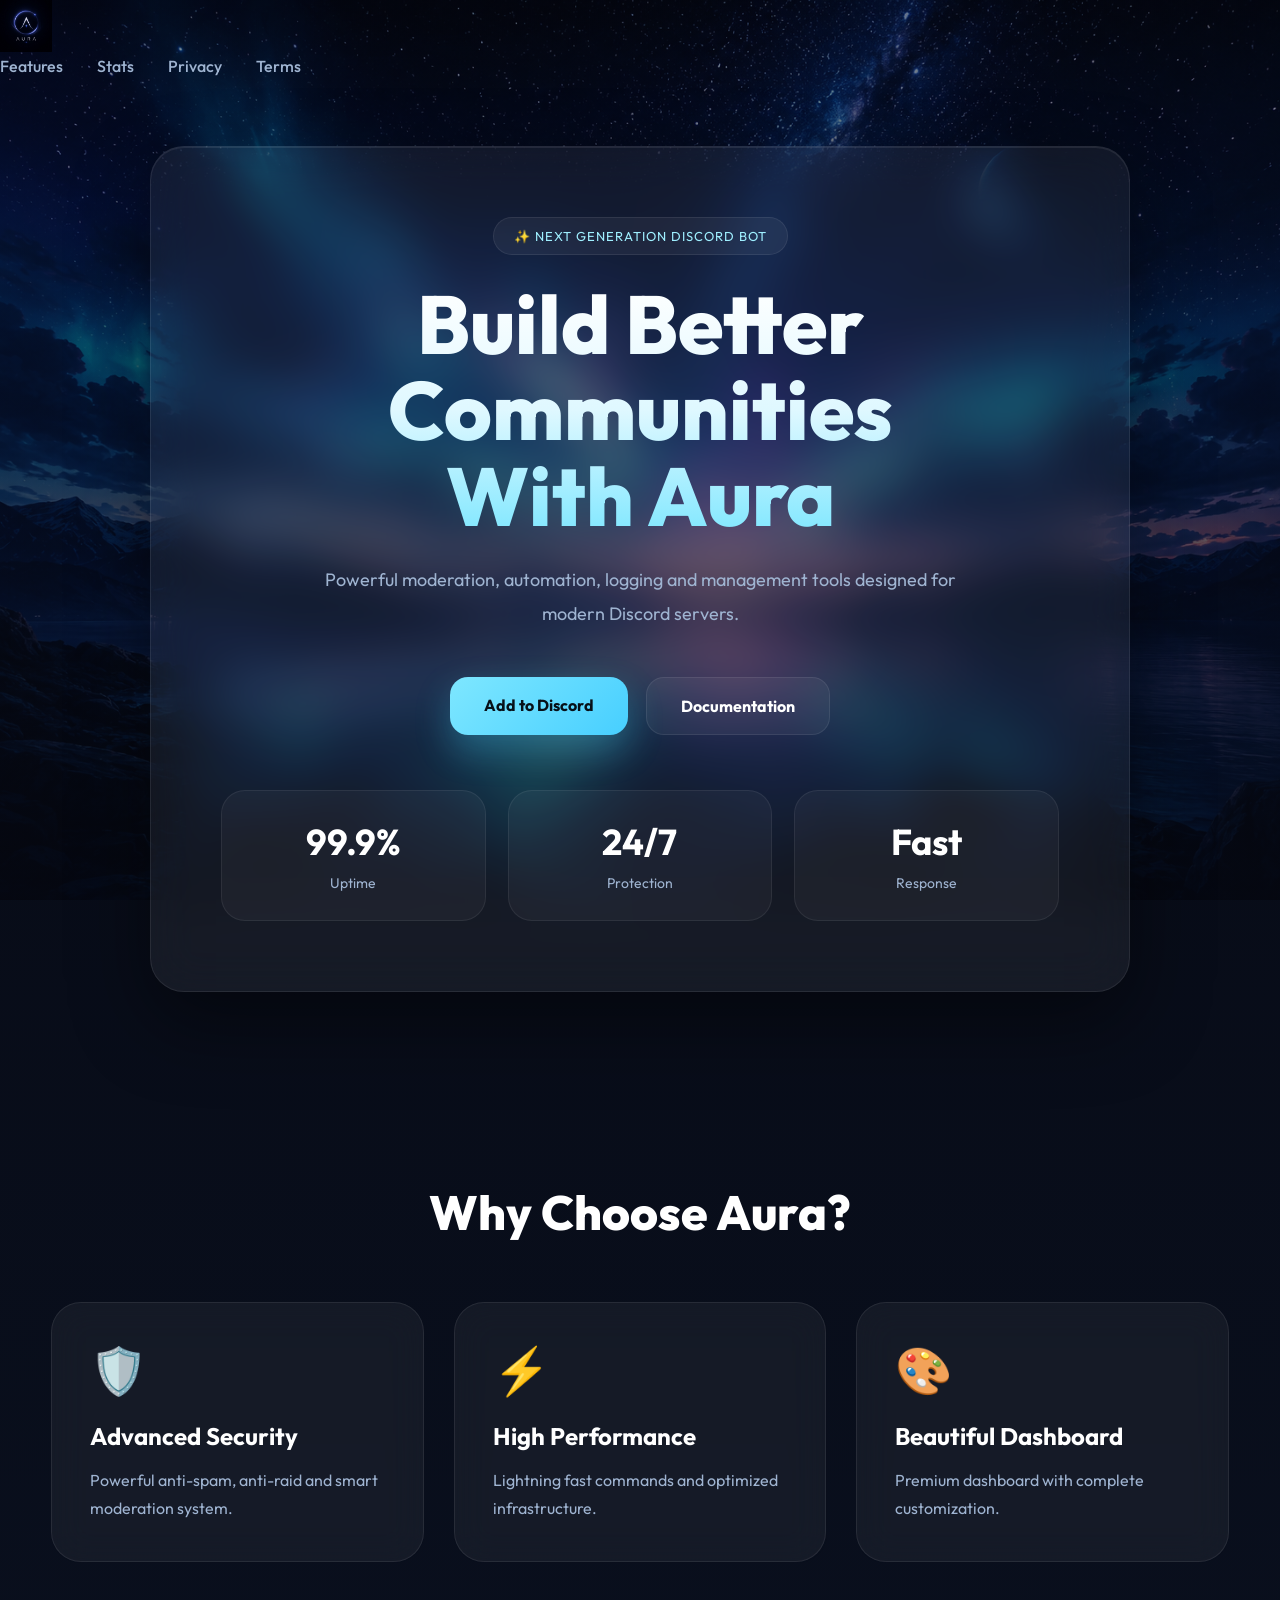
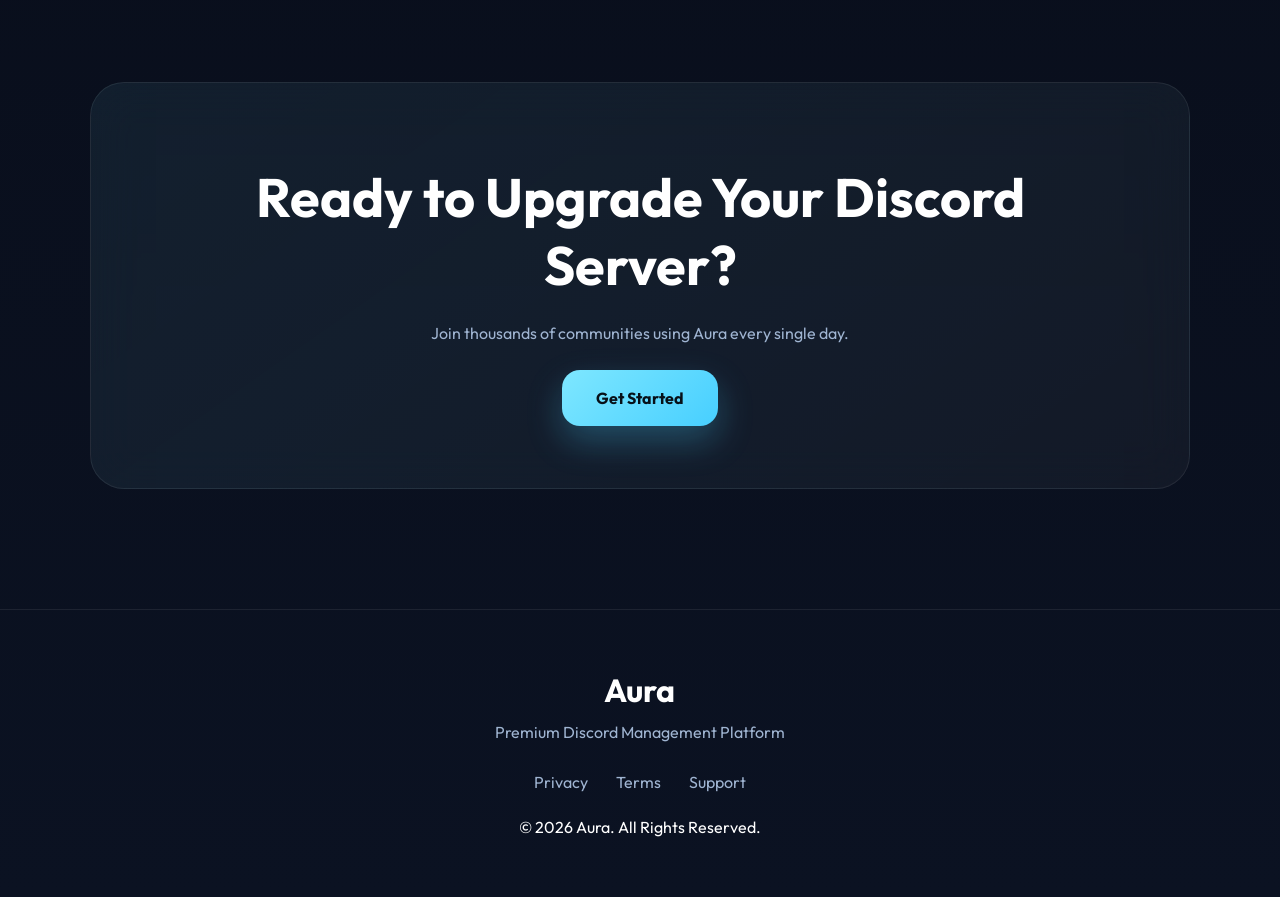
<file: index.html>
<!DOCTYPE html>
<html lang="en">

<head>
    <meta charset="UTF-8">
    <meta name="viewport" content="width=device-width, initial-scale=1.0">

   <title>Aura • Legal Center</title>

    <meta name="description"
        content="Aura - Premium Discord Bot Platform">

    <link rel="preconnect" href="https://fonts.googleapis.com">
    <link rel="preconnect" href="https://fonts.gstatic.com" crossorigin>

    <link href="https://fonts.googleapis.com/css2?family=Outfit:wght@300;400;500;600;700;800&display=swap"
        rel="stylesheet">

    <link rel="stylesheet" href="css/style.css">
</head>

<body>

<div class="background">
    <div class="aurora one"></div>
    <div class="aurora two"></div>
    <div class="aurora three"></div>
</div>

<div class="cursor-glow"></div>

<div class="logo-icon">

<img src="assets/logo.png" alt="Aura Logo" class="logo-img">

    <nav>

        <a href="#features">Features</a>
        <a href="#stats">Stats</a>
        <a href="privacy.html">Privacy</a>
        <a href="terms.html">Terms</a>

    </nav>

</header>

<section class="hero">

    <div class="glass-card">

        <span class="badge">
            ✨ NEXT GENERATION DISCORD BOT
        </span>

        <h1>

            Build Better Communities
            <br>
            With Aura

        </h1>

        <p>

            Powerful moderation, automation,
            logging and management tools
            designed for modern Discord servers.

        </p>

        <div class="hero-buttons">

            <a href="#" class="btn primary">
                Add to Discord
            </a>

            <a href="#" class="btn secondary">
                Documentation
            </a>

        </div>
                <div class="stats-grid" id="stats">

            <div class="stat-card">
                <h2>99.9%</h2>
                <span>Uptime</span>
            </div>

            <div class="stat-card">
                <h2>24/7</h2>
                <span>Protection</span>
            </div>

            <div class="stat-card">
                <h2>Fast</h2>
                <span>Response</span>
            </div>

        </div>

    </div>

</section>

<section class="features" id="features">

    <h2 class="section-title">

        Why Choose Aura?

    </h2>

    <div class="feature-grid">

        <div class="feature-card">

            <div class="feature-icon">🛡️</div>

            <h3>Advanced Security</h3>

            <p>
                Powerful anti-spam, anti-raid
                and smart moderation system.
            </p>

        </div>

        <div class="feature-card">

            <div class="feature-icon">⚡</div>

            <h3>High Performance</h3>

            <p>
                Lightning fast commands and
                optimized infrastructure.
            </p>

        </div>

        <div class="feature-card">

            <div class="feature-icon">🎨</div>

            <h3>Beautiful Dashboard</h3>

            <p>
                Premium dashboard with
                complete customization.
            </p>

        </div>

    </div>

</section>
<section class="cta">

    <div class="cta-card">

        <h2>

            Ready to Upgrade
            Your Discord Server?

        </h2>

        <p>

            Join thousands of communities
            using Aura every single day.

        </p>

        <a href="#" class="btn primary">

            Get Started

        </a>

    </div>

</section>

<footer>

    <div class="footer-content">

        <h3>Aura</h3>

        <p>

            Premium Discord Management Platform

        </p>

        <div class="footer-links">

            <a href="privacy.html">Privacy</a>

            <a href="terms.html">Terms</a>

            <a href="#">Support</a>

        </div>

        <span>

            © 2026 Aura. All Rights Reserved.

        </span>

    </div>

</footer>

<script src="js/particles.js"></script>
<script src="js/cursor.js"></script>
<script src="js/script.js"></script>

</body>
</html>
</file>
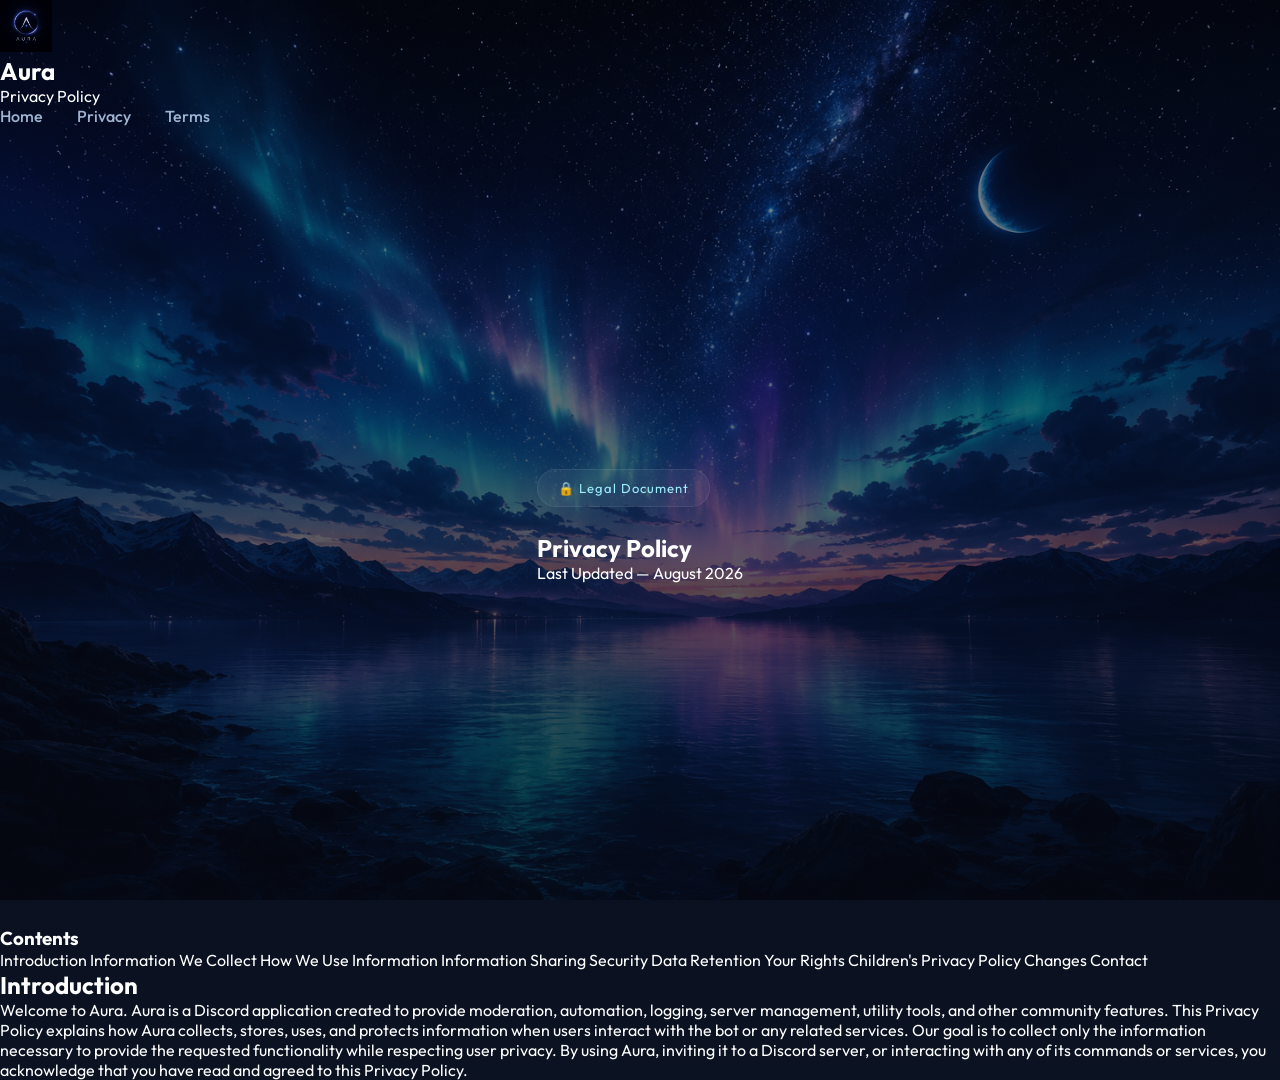
<file: privacy.html>
<!DOCTYPE html>
<html lang="en">

<head>

<meta charset="UTF-8">
<meta name="viewport" content="width=device-width, initial-scale=1.0">

<title>Aura • Privacy Policy</title>

<meta name="description" content="Aura Privacy Policy">

<link rel="preconnect" href="https://fonts.googleapis.com">
<link rel="preconnect" href="https://fonts.gstatic.com" crossorigin>

<link href="https://fonts.googleapis.com/css2?family=Outfit:wght@300;400;500;600;700;800&display=swap" rel="stylesheet">

<link rel="stylesheet" href="css/style.css">
<link rel="stylesheet" href="css/animations.css">
<link rel="stylesheet" href="css/responsive.css">

</head>

<body>

<div class="background">

<div class="gradient one"></div>
<div class="gradient two"></div>
<div class="gradient three"></div>

<div id="particles"></div>

</div>

<div class="cursor-glow"></div>

<header>

<a href="index.html" class="logo">

<div class="logo-icon">

<img src="assets/logo.png" class="logo-img">

</div>

<div>

<h2>Aura</h2>

<p>Privacy Policy</p>

</div>

</a>

<nav>

<a href="index.html">Home</a>

<a class="active" href="privacy.html">Privacy</a>

<a href="terms.html">Terms</a>

</nav>

</header>

<section class="hero legal-hero">

<div class="glass">

<div class="badge">

🔒 Legal Document

</div>

<h1>

Privacy Policy

</h1>

<p>

Last Updated — August 2026

</p>

</div>

</section>

<section class="legal-layout">

<aside class="legal-sidebar">

<h3>Contents</h3>

<a href="#intro">Introduction</a>
<a href="#collect">Information We Collect</a>
<a href="#usage">How We Use Information</a>
<a href="#sharing">Information Sharing</a>
<a href="#security">Security</a>
<a href="#retention">Data Retention</a>
<a href="#rights">Your Rights</a>
<a href="#children">Children's Privacy</a>
<a href="#changes">Policy Changes</a>
<a href="#contact">Contact</a>

</aside>

<div class="legal-main">

<section class="legal-section" id="intro">

<h2>Introduction</h2>

<p>

Welcome to Aura. Aura is a Discord application created to provide moderation, automation, logging, server management, utility tools, and other community features. This Privacy Policy explains how Aura collects, stores, uses, and protects information when users interact with the bot or any related services.

Our goal is to collect only the information necessary to provide the requested functionality while respecting user privacy. By using Aura, inviting it to a Discord server, or interacting with any of its commands or services, you acknowledge that you have read and agreed to this Privacy Policy.

</p>

</section>
</file>
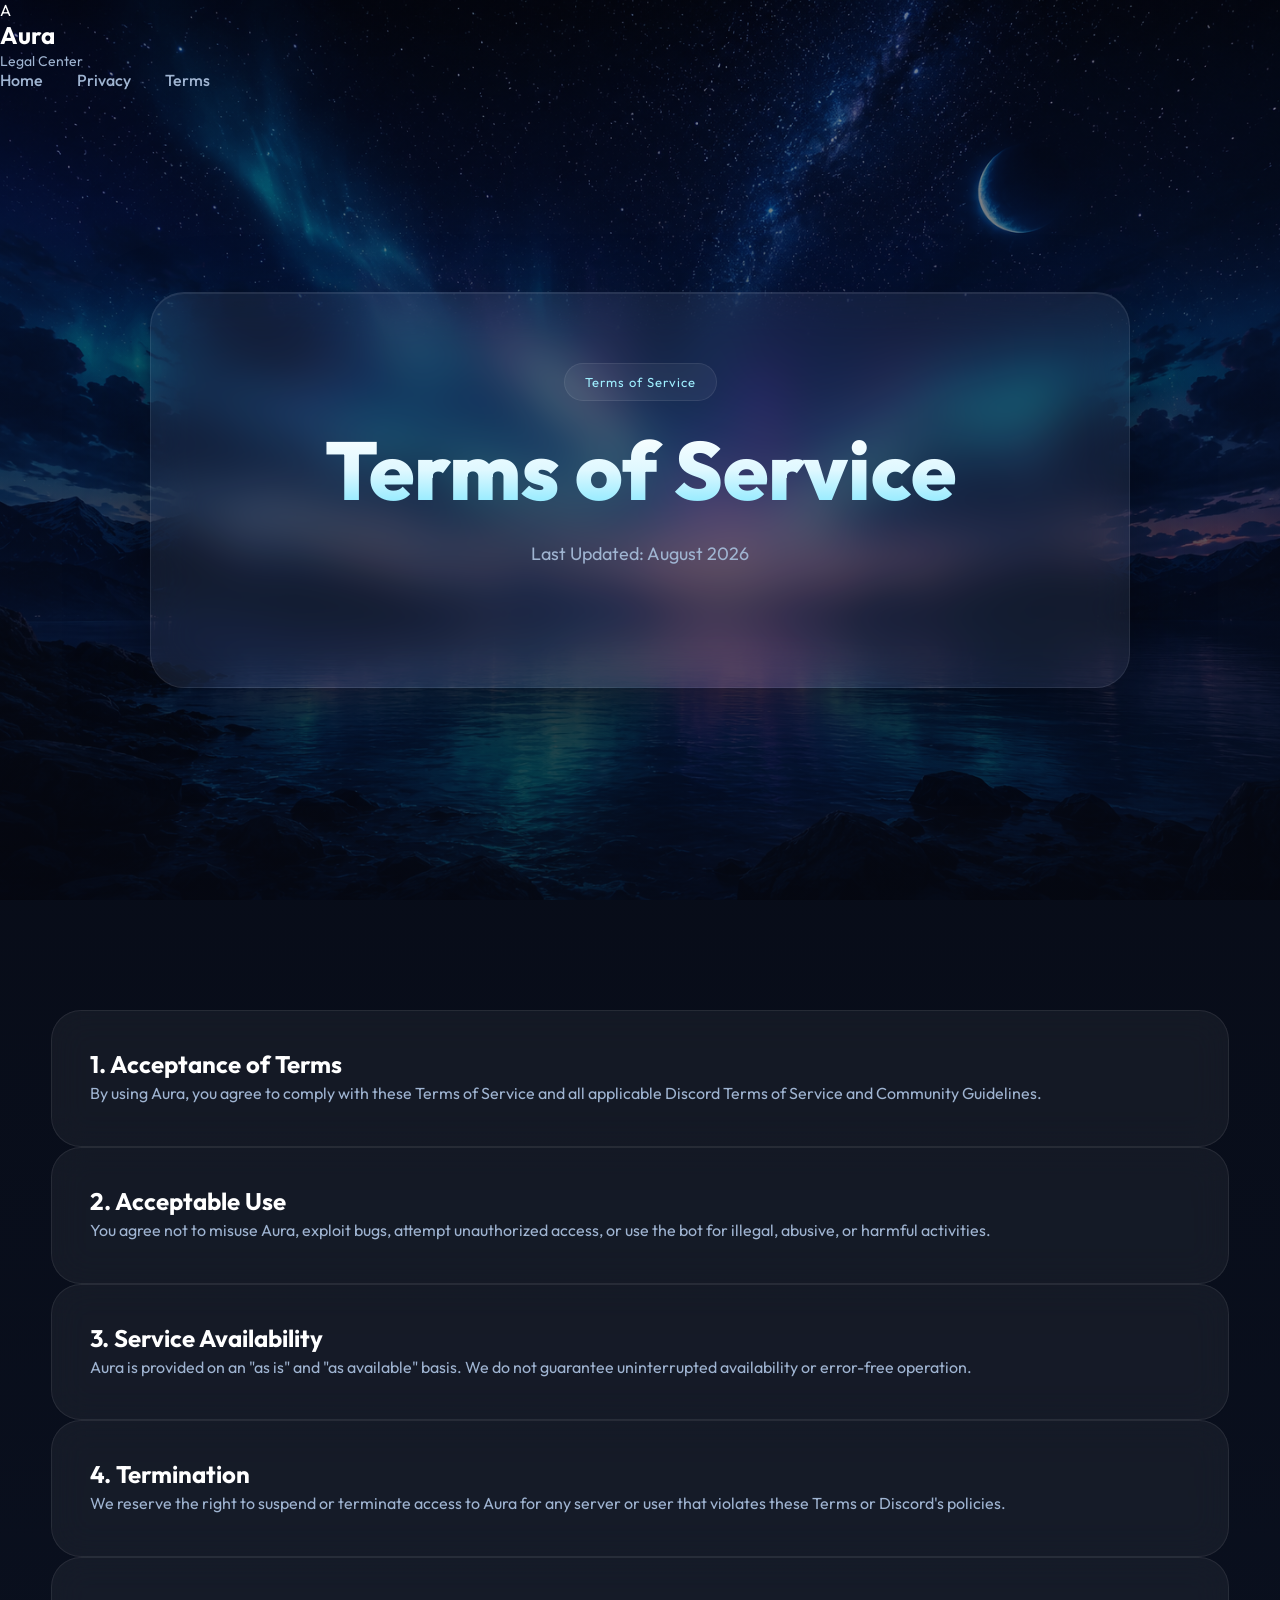
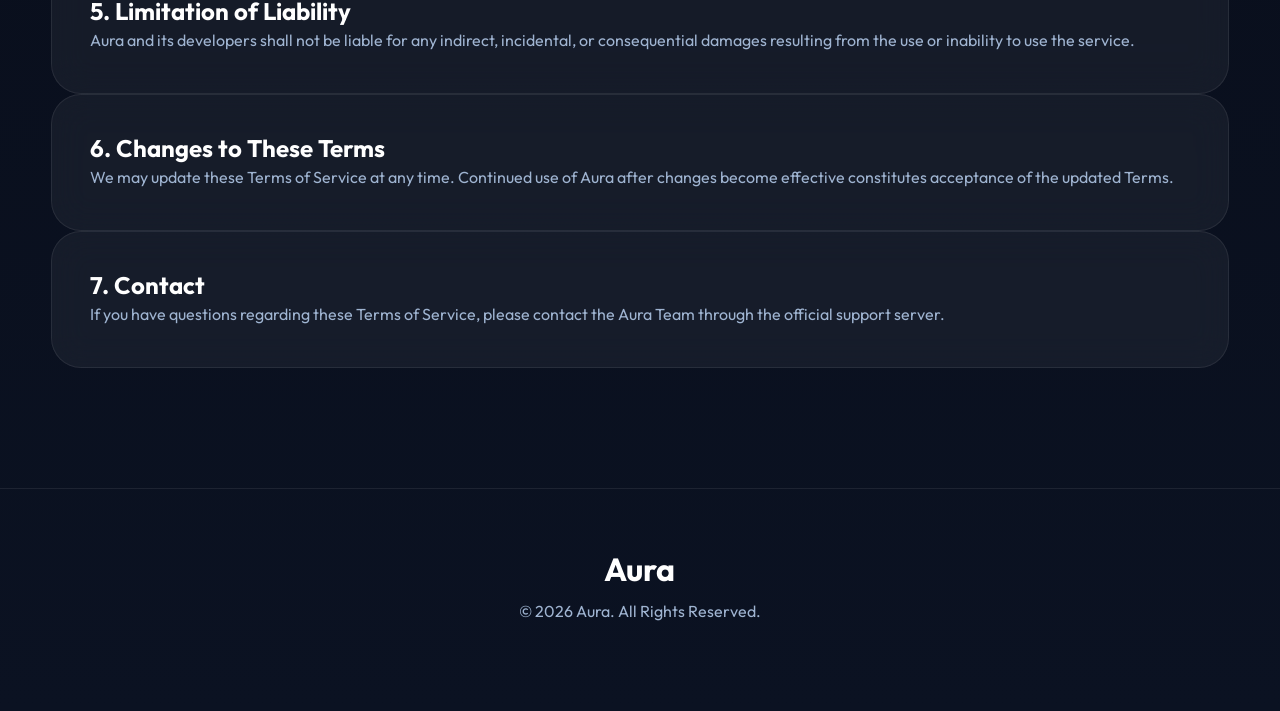
<file: terms.html>
<!DOCTYPE html>
<html lang="en">

<head>

<meta charset="UTF-8">
<meta name="viewport" content="width=device-width, initial-scale=1.0">

<title>Aura • Terms of Service</title>

<link rel="preconnect" href="https://fonts.googleapis.com">
<link rel="preconnect" href="https://fonts.gstatic.com" crossorigin>

<link href="https://fonts.googleapis.com/css2?family=Outfit:wght@300;400;500;600;700;800&display=swap" rel="stylesheet">

<link rel="stylesheet" href="css/style.css">

</head>

<body>

<div class="background"></div>

<header class="navbar">

<div class="logo">

<div class="logo-icon">
A
</div>

<div class="logo-text">

<h2>Aura</h2>

<span>Legal Center</span>

</div>

</div>

<nav>

<a href="index.html">Home</a>
<a href="privacy.html">Privacy</a>
<a href="terms.html">Terms</a>

</nav>

</header>

<section class="hero">

<div class="glass-card">

<span class="badge">

Terms of Service

</span>

<h1>

Terms of Service

</h1>

<p>

Last Updated: August 2026

</p>

</div>

</section>
  <div class="features">

<div class="feature-card">

<h2>1. Acceptance of Terms</h2>

<p>

By using Aura, you agree to comply with these Terms of Service and all applicable Discord Terms of Service and Community Guidelines.

</p>

</div>

<div class="feature-card">

<h2>2. Acceptable Use</h2>

<p>

You agree not to misuse Aura, exploit bugs, attempt unauthorized access, or use the bot for illegal, abusive, or harmful activities.

</p>

</div>

<div class="feature-card">

<h2>3. Service Availability</h2>

<p>

Aura is provided on an "as is" and "as available" basis. We do not guarantee uninterrupted availability or error-free operation.

</p>

</div>

<div class="feature-card">

<h2>4. Termination</h2>

<p>

We reserve the right to suspend or terminate access to Aura for any server or user that violates these Terms or Discord's policies.

</p>

</div>

<div class="feature-card">

<h2>5. Limitation of Liability</h2>

<p>

Aura and its developers shall not be liable for any indirect, incidental, or consequential damages resulting from the use or inability to use the service.

</p>

</div>

<div class="feature-card">

<h2>6. Changes to These Terms</h2>

<p>

We may update these Terms of Service at any time. Continued use of Aura after changes become effective constitutes acceptance of the updated Terms.

</p>

</div>

<div class="feature-card">

<h2>7. Contact</h2>

<p>

If you have questions regarding these Terms of Service, please contact the Aura Team through the official support server.

</p>

</div>

</div>

<footer>

<div class="footer-content">

<h3>Aura</h3>

<p>© 2026 Aura. All Rights Reserved.</p>

</div>

</footer>

</body>
</html>
</file>
<file: css/style.css>
/* ===================================
   Aura Premium UI
=================================== */

:root{

--bg:#060913;
--bg2:#0B1222;

--card:rgba(255,255,255,.06);

--border:rgba(255,255,255,.08);

--text:#ffffff;

--muted:#9FB4D1;

--cyan:#7EE7FF;

--blue:#47CFFF;

--radius:28px;

}

*{
margin:0;
padding:0;
box-sizing:border-box;
}

html{
scroll-behavior:smooth;
}

body{

font-family:'Outfit',sans-serif;

background:linear-gradient(180deg,var(--bg),var(--bg2));

color:var(--text);

overflow-x:hidden;

min-height:100vh;

}

a{

text-decoration:none;

color:inherit;

}

.background{

position:fixed;
inset:0;

z-index:-5;

background:
linear-gradient(
rgba(6,9,19,.45),
rgba(6,9,19,.78)
),
url("../assets/background.png");

background-size:cover;

background-position:center;

background-repeat:no-repeat;

background-attachment:fixed;

}

background-size:cover;

background-position:center;

background-repeat:no-repeat;

background-attachment:fixed;

}
display:flex;

align-items:center;

justify-content:center;

font-size:28px;

font-weight:800;

color:#071018;

box-shadow:

0 15px 40px rgba(71,207,255,.35);

}

.logo-text h2{

font-size:26px;

}

.logo-text span{

color:var(--muted);

font-size:14px;

}

nav{

display:flex;

gap:34px;

}

nav a{

color:var(--muted);

transition:.30s;

font-weight:500;

}

nav a:hover{

color:white;

}
/* ===========================
      HERO
=========================== */

.hero{

min-height:calc(100vh - 100px);

display:flex;

justify-content:center;

align-items:center;

padding:70px 30px;

}

.glass-card{

width:100%;

max-width:980px;

padding:70px;

border-radius:34px;

background:rgba(255,255,255,.06);

backdrop-filter:blur(24px);

border:1px solid rgba(255,255,255,.08);

box-shadow:

0 30px 80px rgba(0,0,0,.45),

inset 0 1px rgba(255,255,255,.08);

text-align:center;

animation:fadeUp 1s ease;

}

.badge{

display:inline-block;

padding:10px 20px;

border-radius:999px;

background:rgba(255,255,255,.05);

border:1px solid rgba(255,255,255,.08);

color:#9FEFFF;

font-size:13px;

letter-spacing:1px;

margin-bottom:26px;

}

.glass-card h1{

font-size:82px;

line-height:1.05;

font-weight:800;

margin-bottom:24px;

background:

linear-gradient(
180deg,
#ffffff,
#DFF8FF,
#7EE7FF);

-webkit-background-clip:text;
-webkit-text-fill-color:transparent;

}

.glass-card p{

max-width:680px;

margin:auto;

line-height:1.9;

font-size:18px;

color:var(--muted);

margin-bottom:45px;

}

.hero-buttons{

display:flex;

justify-content:center;

gap:18px;

flex-wrap:wrap;

}

.btn{

padding:18px 34px;

border-radius:18px;

font-weight:700;

transition:.35s;

}

.primary{

background:

linear-gradient(
135deg,
#7EE7FF,
#47CFFF);

color:#071018;

box-shadow:

0 15px 35px rgba(71,207,255,.28);

}

.secondary{

background:rgba(255,255,255,.05);

border:1px solid rgba(255,255,255,.08);

color:white;

}

.btn:hover{

transform:translateY(-6px);

box-shadow:

0 20px 45px rgba(71,207,255,.35);

}

/* ===========================
        STATS
=========================== */

.stats-grid{

display:grid;

grid-template-columns:

repeat(3,1fr);

gap:22px;

margin-top:55px;

}

.stat-card{

padding:28px;

border-radius:24px;

background:rgba(255,255,255,.04);

border:1px solid rgba(255,255,255,.07);

transition:.35s;

}

.stat-card:hover{

transform:translateY(-8px);

border-color:#7EE7FF;

box-shadow:

0 20px 40px rgba(71,207,255,.12);

}

.stat-card h2{

font-size:36px;

margin-bottom:8px;

}

.stat-card span{

font-size:14px;

color:var(--muted);

}
/* ===========================
        FEATURES
=========================== */

.features{

width:min(1200px,92%);

margin:120px auto;

}

.section-title{

font-size:48px;

font-weight:800;

text-align:center;

margin-bottom:60px;

}

.feature-grid{

display:grid;

grid-template-columns:
repeat(3,1fr);

gap:30px;

}

.feature-card{

padding:38px;

border-radius:30px;

background:rgba(255,255,255,.05);

border:1px solid rgba(255,255,255,.08);

backdrop-filter:blur(18px);

transition:.4s;

position:relative;

overflow:hidden;

}

.feature-card::before{

content:"";

position:absolute;

inset:0;

background:

linear-gradient(
135deg,
transparent,
rgba(126,231,255,.08),
transparent);

opacity:0;

transition:.4s;

}

.feature-card:hover{

transform:
translateY(-12px);

border-color:#7EE7FF;

box-shadow:

0 30px 60px rgba(71,207,255,.18);

}

.feature-card:hover::before{

opacity:1;

}

.feature-icon{

font-size:46px;

margin-bottom:22px;

}

.feature-card h3{

font-size:24px;

margin-bottom:15px;

}

.feature-card p{

line-height:1.8;

color:var(--muted);

}

/* ===========================
            CTA
=========================== */

.cta{

width:min(1100px,92%);

margin:120px auto;

}

.cta-card{

padding:80px;

text-align:center;

border-radius:34px;

background:

linear-gradient(
145deg,
rgba(126,231,255,.08),
rgba(255,255,255,.04));

border:1px solid rgba(255,255,255,.08);

backdrop-filter:blur(24px);

}

.cta-card h2{

font-size:54px;

margin-bottom:20px;

}

.cta-card p{

max-width:650px;

margin:auto;

color:var(--muted);

line-height:1.8;

margin-bottom:40px;

}

/* ===========================
          FOOTER
=========================== */

footer{

margin-top:120px;

padding:60px 20px;

border-top:1px solid rgba(255,255,255,.08);

}

.footer-content{

width:min(1200px,92%);

margin:auto;

text-align:center;

}

.footer-content h3{

font-size:32px;

margin-bottom:12px;

}

.footer-content p{

color:var(--muted);

margin-bottom:30px;

}

.footer-links{

display:flex;

justify-content:center;

gap:28px;

margin-bottom:25px;

}

.footer-links a{

color:var(--muted);

transition:.3s;

}

.footer-links a:hover{

color:#7EE7FF;

}
/* ===========================
        ANIMATIONS
=========================== */

@keyframes float{

0%,100%{

transform:
translate(0,0)
scale(1);

}

50%{

transform:
translate(60px,-40px)
scale(1.12);

}

}

@keyframes fadeUp{

from{

opacity:0;

transform:
translateY(50px);

}

to{

opacity:1;

transform:
translateY(0);

}

}

/* ===========================
      RESPONSIVE
=========================== */

@media(max-width:1000px){

.feature-grid{

grid-template-columns:1fr;

}

.stats-grid{

grid-template-columns:1fr;

}

.glass-card{

padding:45px;

}

.glass-card h1{

font-size:58px;

}

.section-title{

font-size:38px;

}

.cta-card{

padding:55px 35px;

}

.cta-card h2{

font-size:38px;

}

}

@media(max-width:700px){

.navbar{

flex-direction:column;

gap:24px;

}

nav{

flex-wrap:wrap;

justify-content:center;

}

.hero{

padding:40px 20px;

}

.glass-card{

padding:35px 24px;

}

.glass-card h1{

font-size:44px;

}

.glass-card p{

font-size:16px;

}

.hero-buttons{

flex-direction:column;

}

.btn{

width:100%;

text-align:center;

}

<div class="logo-icon">
    <img src="assets/logo.svg" alt="Aura Logo" class="logo-img">
</div>
.logo-text span{

font-size:13px;

}

.section-title{

font-size:32px;

}

.feature-card{

padding:28px;

}

.footer-links{

flex-direction:column;

gap:16px;

}

}

/* ===========================
      SCROLLBAR
=========================== */

::-webkit-scrollbar{

width:10px;

}

::-webkit-scrollbar-track{

background:#08101D;

}

::-webkit-scrollbar-thumb{

background:#47CFFF;

border-radius:20px;

}

::-webkit-scrollbar-thumb:hover{

background:#7EE7FF;

}
.logo-img{
    width:52px;
    height:52px;
    object-fit:contain;
}
/* ===========================
        LEGAL CENTER
=========================== */

.legal-container{

width:min(1300px,92%);

margin:90px auto;

display:grid;

grid-template-columns:280px 1fr;

gap:35px;

align-items:start;

}

.toc{

position:sticky;

top:120px;

padding:30px;

border-radius:28px;

background:rgba(255,255,255,.05);

border:1px solid rgba(255,255,255,.08);

backdrop-filter:blur(20px);

}

.toc h3{

margin-bottom:25px;

font-size:22px;

}

.toc a{

display:block;

padding:12px 14px;

margin-bottom:8px;

border-radius:14px;

color:var(--muted);

transition:.30s;

}

.toc a:hover{

background:rgba(126,231,255,.10);

color:white;

padding-left:20px;

}

.legal-content{

display:flex;

flex-direction:column;

gap:30px;

}

.legal-card{

padding:40px;

border-radius:28px;

background:rgba(255,255,255,.05);

border:1px solid rgba(255,255,255,.08);

backdrop-filter:blur(18px);

transition:.35s;

}

.legal-card:hover{

transform:translateY(-8px);

border-color:#7EE7FF;

box-shadow:

0 20px 45px rgba(71,207,255,.12);

}

.legal-card h2{

font-size:34px;

margin-bottom:20px;

}

.legal-card p{

line-height:2;

font-size:17px;

color:var(--muted);

}

@media(max-width:950px){

.legal-container{

grid-template-columns:1fr;

}

.toc{

position:relative;

top:auto;

}

}
</file>
<file: css/animations.css>

</file>
<file: css/responsive.css>

</file>
